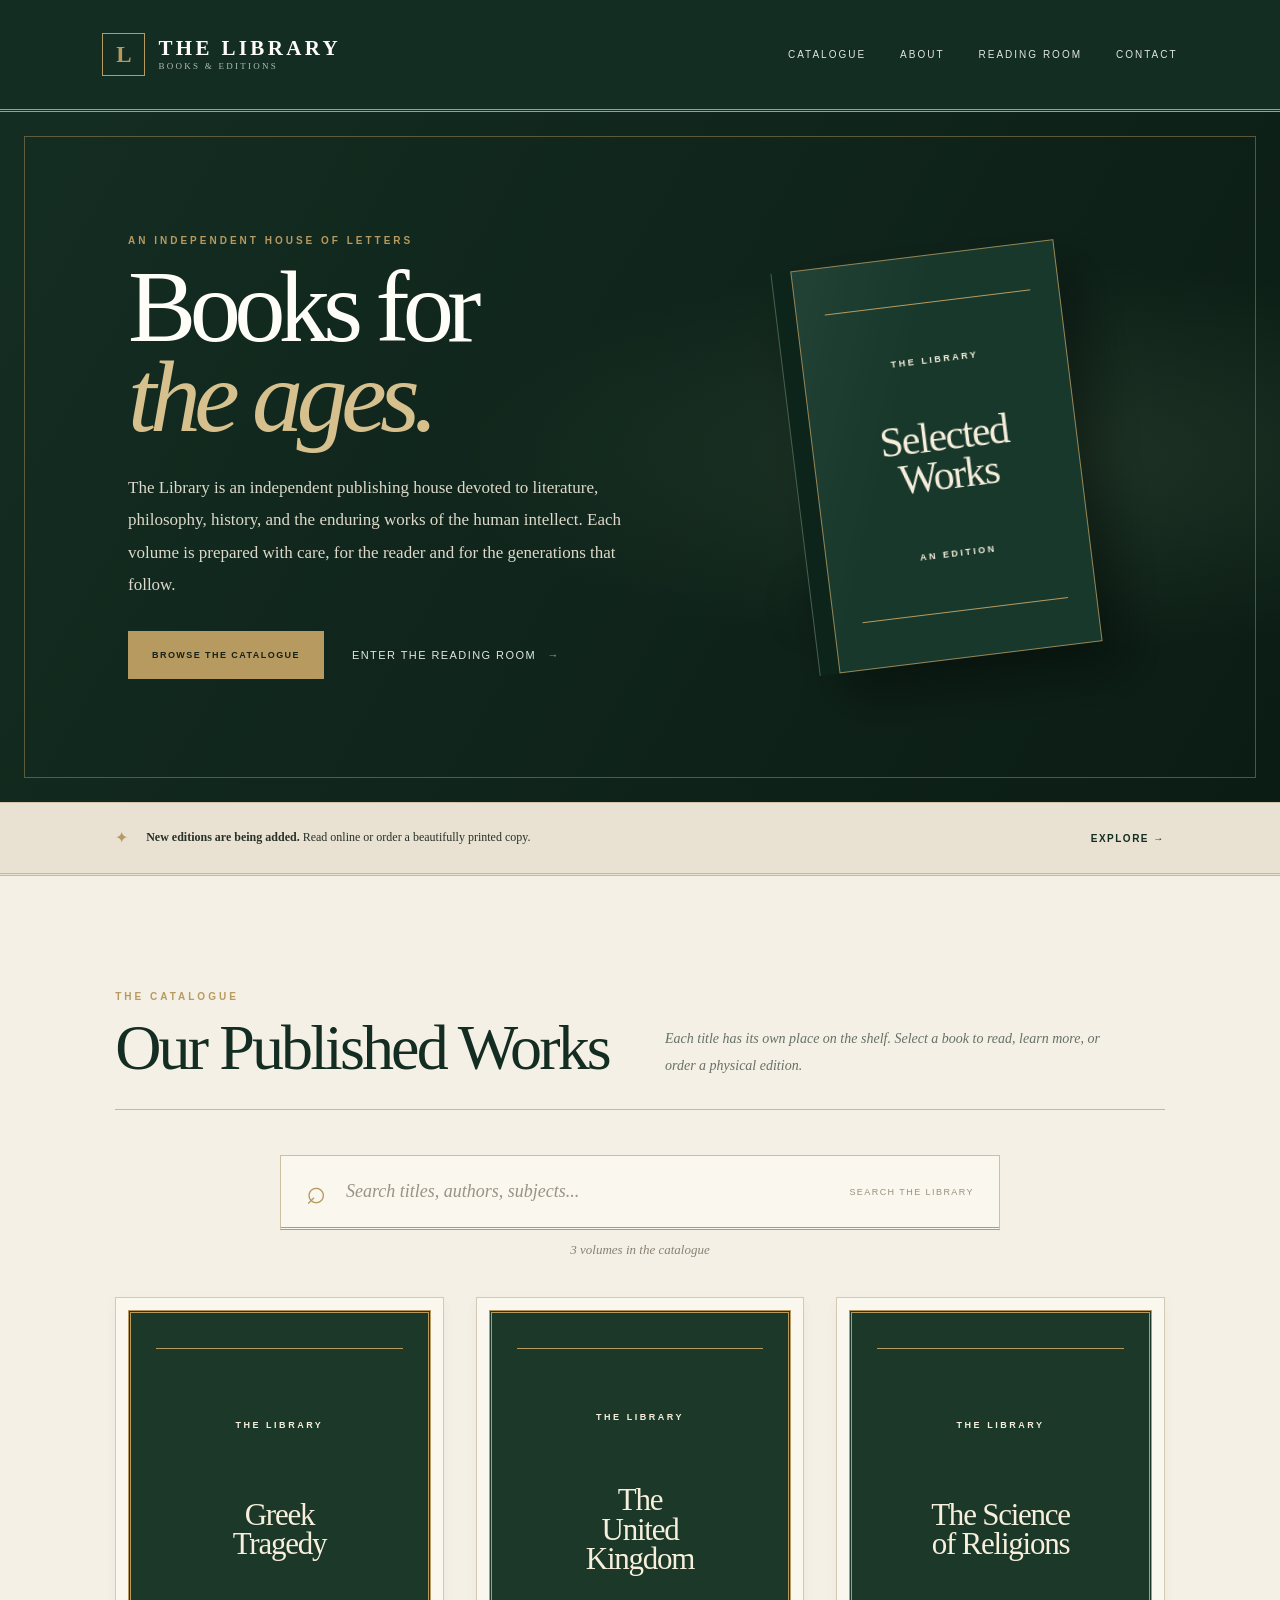
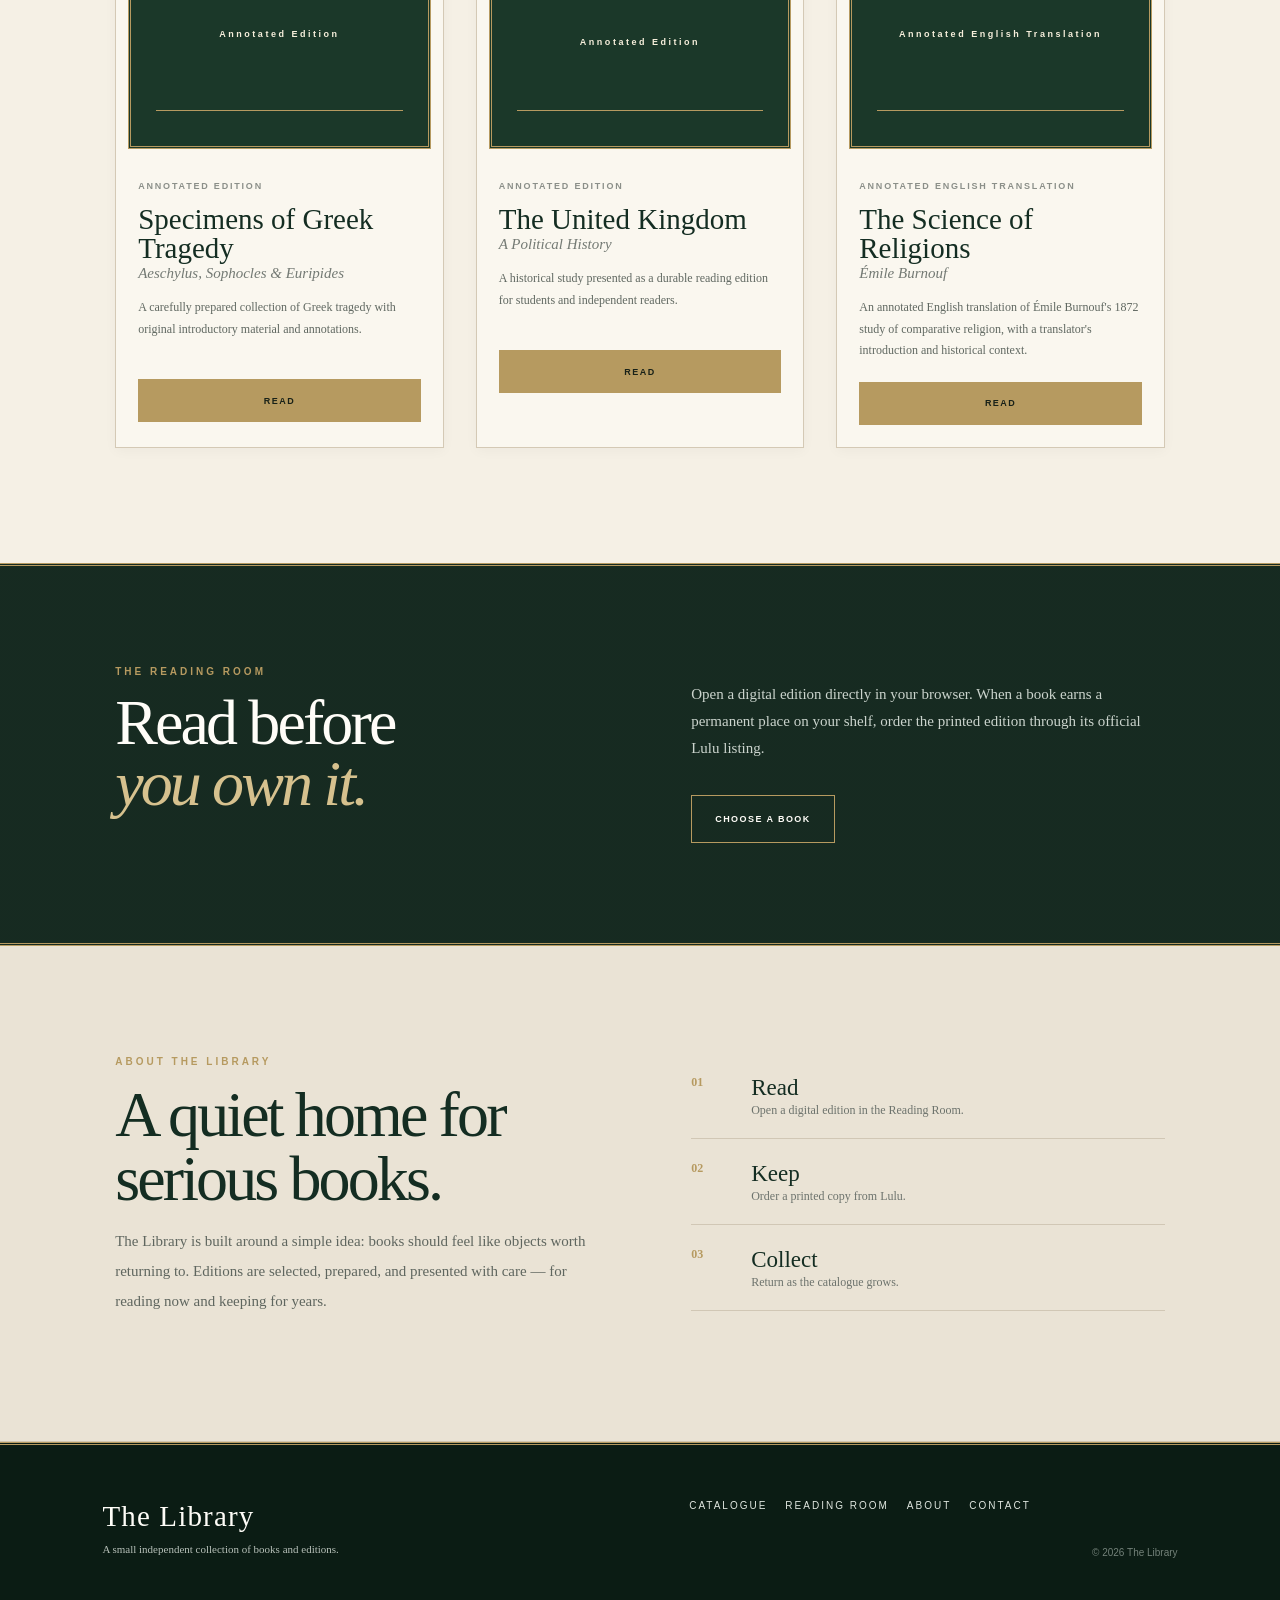
<file: index.html>
<!doctype html>
<html lang="en">
<head>
  <meta charset="utf-8">
  <meta name="viewport" content="width=device-width, initial-scale=1">
  <meta name="description" content="The Library — a quiet collection of books, editions, and reading.">
  <title>The Library | Books & Editions</title>
  <link rel="stylesheet" href="styles.css">

<meta http-equiv="Cache-Control" content="no-cache, no-store, must-revalidate">
<meta http-equiv="Pragma" content="no-cache">
<meta http-equiv="Expires" content="0">
  
</head>
<body>
  <div class="ornament ornament-top" aria-hidden="true">✦</div>

  <header class="site-header">
    <a class="brand" href="#" aria-label="The Library home">
      <span class="brand-mark">L</span>
      <span>
        <strong>The Library</strong>
        <small>Books & Editions</small>
      </span>
    </a>

    <nav class="nav" aria-label="Main navigation">
      <a href="#catalogue">Catalogue</a>
      <a href="#about">About</a>
      <a href="#reading-room">Reading Room</a>
      <a href="#contact">Contact</a>
    </nav>

    <button class="menu-button" id="menuButton" aria-label="Open menu" aria-expanded="false">☰</button>
  </header>

  <main>
    <section class="hero">
      <div class="hero-copy">
        <p class="eyebrow">An Independent House of Letters</p>
        <h1>Books for<br><em>the ages.</em></h1>

        <p class="hero-text">
          The Library is an independent publishing house devoted to
          literature, philosophy, history, and the enduring works
          of the human intellect. Each volume is prepared with care,
          for the reader and for the generations that follow.
        </p>

        <div class="hero-actions">
          <a class="button button-gold" href="#catalogue">Browse the catalogue</a>
          <a class="text-link" href="#reading-room">Enter the Reading Room <span>→</span></a>
        </div>
      </div>

      <div class="hero-book" aria-hidden="true">
        <div class="book-shadow"></div>
        <div class="book">
          <div class="book-spine"></div>
          <div class="book-cover">
            <span class="cover-rule"></span>
            <span class="cover-small">THE LIBRARY</span>
            <span class="cover-title">Selected<br>Works</span>
            <span class="cover-small">AN EDITION</span>
            <span class="cover-rule"></span>
          </div>
        </div>
      </div>
    </section>

    <section class="notice">
      <span class="notice-icon">✦</span>
      <p><strong>New editions are being added.</strong> Read online or order a beautifully printed copy.</p>
      <a href="#catalogue">Explore →</a>
    </section>

    <section id="catalogue" class="section catalogue">

      <div class="section-heading">
        <div>
          <p class="eyebrow">The Catalogue</p>
          <h2>Our Published Works</h2>
        </div>
        <p class="section-intro">
          Each title has its own place on the shelf. Select a book to
          read, learn more, or order a physical edition.
        </p>
      </div>

      <!-- Catalogue Search -->
      <div class="catalogue-search">
        <span class="search-icon">⌕</span>

        <input
          type="search"
          id="bookSearch"
          placeholder="Search titles, authors, subjects..."
          aria-label="Search the catalogue"
          autocomplete="off"
        >

        <span class="search-label">SEARCH THE LIBRARY</span>
      </div>

      <p id="searchResults" class="search-results" aria-live="polite"></p>

      <!-- Books appear here -->
      <div class="book-grid" id="bookGrid"></div>

    </section>

    <section id="reading-room" class="reading-room">
      <div>
        <p class="eyebrow">The Reading Room</p>
        <h2>Read before<br><em>you own it.</em></h2>
      </div>

      <div class="reading-copy">
        <p>
          Open a digital edition directly in your browser. When a book
          earns a permanent place on your shelf, order the printed
          edition through its official Lulu listing.
        </p>
        <a class="button button-outline" href="#catalogue">Choose a book</a>
      </div>
    </section>

    <section id="about" class="about-section">
      <div class="about-card">
        <p class="eyebrow">About The Library</p>
        <h2>A quiet home for serious books.</h2>
        <p>
          The Library is built around a simple idea: books should feel
          like objects worth returning to. Editions are selected,
          prepared, and presented with care — for reading now and
          keeping for years.
        </p>
      </div>

      <div class="about-detail">
        <div>
          <span>01</span>
          <strong>Read</strong>
          <p>Open a digital edition in the Reading Room.</p>
        </div>

        <div>
          <span>02</span>
          <strong>Keep</strong>
          <p>Order a printed copy from Lulu.</p>
        </div>

        <div>
          <span>03</span>
          <strong>Collect</strong>
          <p>Return as the catalogue grows.</p>
        </div>
      </div>
    </section>
  </main>

  <footer id="contact" class="footer">
    <div>
      <span class="footer-brand">The Library</span>
      <p>A small independent collection of books and editions.</p>
    </div>

    <div class="footer-links">
      <a href="#catalogue">Catalogue</a>
      <a href="#reading-room">Reading Room</a>
      <a href="#about">About</a>
      <a href="mailto:hello@example.com">Contact</a>
    </div>

    <div class="copyright">
      © <span id="year"></span> The Library
    </div>
  </footer>

  <script>
  const version = new Date().getTime();
  const script = document.createElement("script");
  script.src = "app.js?v=" + version;
  document.body.appendChild(script);
</script>
</body>
</html>
</file>
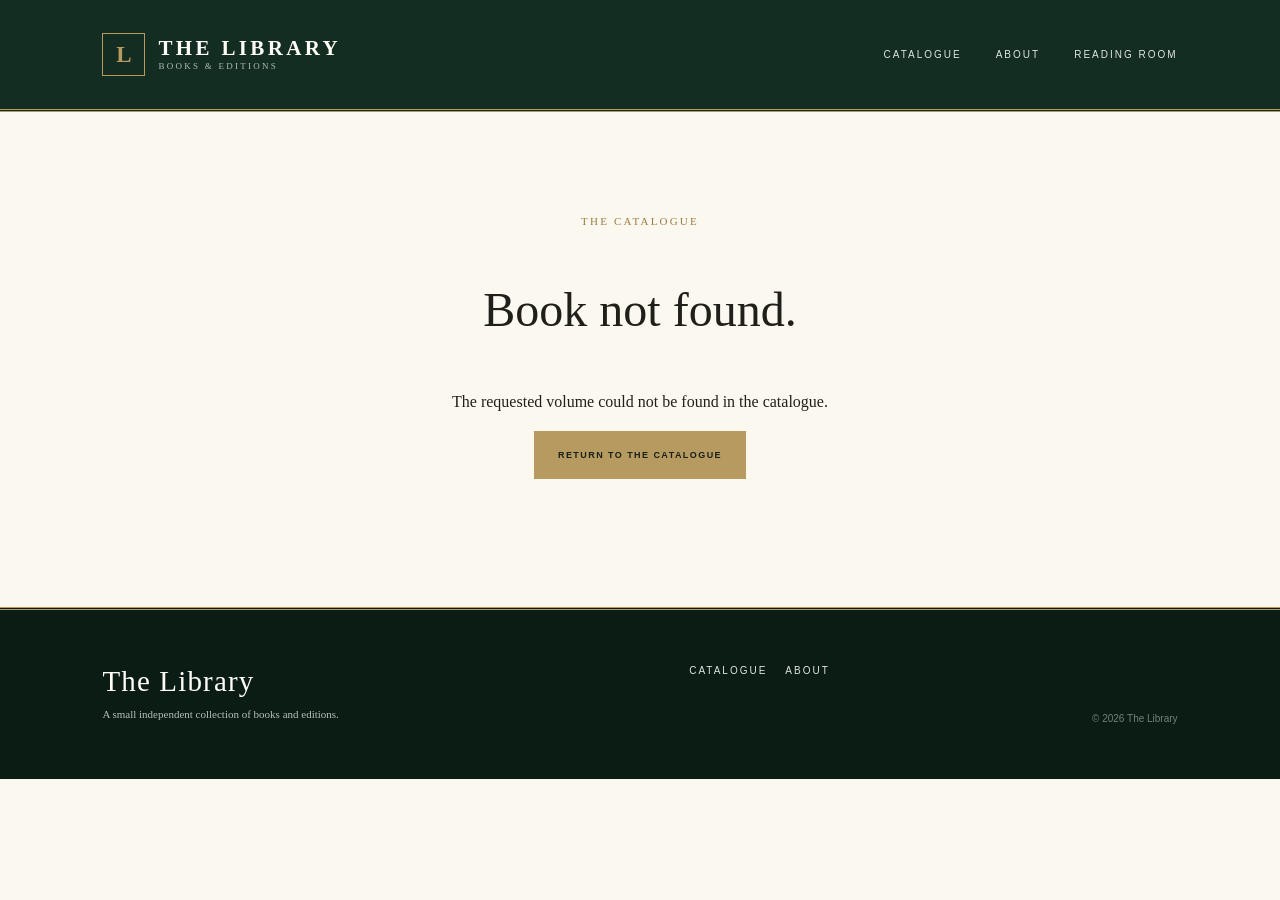
<file: book.html>
<!doctype html>
<html lang="en">
<head>
  <meta charset="utf-8">
  <meta name="viewport" content="width=device-width, initial-scale=1">

  <meta name="theme-color" content="#102b21">
  <meta name="description" content="Explore carefully prepared literary, philosophical and historical editions from The Library.">

  <title>The Library — Books & Editions</title>

  <link rel="stylesheet" href="styles.css">
  
 <meta http-equiv="Cache-Control" content="no-cache, no-store, must-revalidate">
  <meta http-equiv="Pragma" content="no-cache">
  <meta http-equiv="Expires" content="0">
  
  <style>
    /* BOOK PAGE */

    .book-page {
      background: #fbf8f0;
    }

    .book-editorial {
      padding: 35px 7vw 100px;
      background:
        radial-gradient(ellipse at 12% 35%, #eee8d9 0%, transparent 48%),
        #fbf8f0;
    }

    .book-back {
      display: inline-block;
      margin-bottom: 55px;
      color: #536458;
      font-size: 12px;
      letter-spacing: .12em;
      text-transform: uppercase;
      text-decoration: none;
    }

    .book-back:hover {
      color: #b18b48;
    }

    .book-layout {
      max-width: 1120px;
      margin: 0 auto;
      display: grid;
      grid-template-columns: minmax(260px, 390px) 1fr;
      gap: clamp(45px, 8vw, 110px);
      align-items: center;
    }

    .book-artwork {
      padding: 12px;
      background: #fffdf8;
      border: 1px solid #e1d7c4;
      box-shadow: 0 25px 65px rgba(20, 39, 27, .13);
    }

    .book-artwork .card-cover {
      min-height: 510px;
      display: flex;
      flex-direction: column;
      justify-content: space-around;
      align-items: center;
      padding: 45px 28px;
      background: #102b21;
      color: #f9f4e8;
      border: 1px solid #c8a45d;
      text-align: center;
    }

    .book-artwork .cover-small {
      color: #c8a45d;
      font-size: 10px;
      letter-spacing: .22em;
      text-transform: uppercase;
    }

    .book-artwork .cover-title {
      display: block;
      color: #fffaf0;
      font-family: Georgia, serif;
      font-size: clamp(35px, 4vw, 48px);
      line-height: 1.15;
      text-align: center;
    }

    .book-artwork .cover-rule {
      display: block;
      width: 65%;
      height: 1px;
      background: #c8a45d;
    }

    .book-details {
      max-width: 620px;
    }

    .book-kicker {
      margin: 0 0 22px;
      color: #9b7942;
      font-size: 11px;
      letter-spacing: .2em;
      text-transform: uppercase;
    }

    .book-details h1 {
      margin: 0;
      color: #172b20;
      font-family: Georgia, serif;
      font-size: clamp(43px, 5.5vw, 72px);
      font-weight: 400;
      line-height: 1.04;
    }

    .book-author {
      margin: 20px 0 25px;
      color: #77694f;
      font-family: Georgia, serif;
      font-size: 22px;
      font-style: italic;
    }

    .book-description {
      max-width: 530px;
      color: #55594f;
      font-family: Georgia, serif;
      font-size: 17px;
      line-height: 1.9;
    }

    .book-divider {
      width: 70px;
      height: 2px;
      margin: 30px 0;
      background: #c8a45d;
    }

    .edition-heading {
      margin-bottom: 15px;
      color: #8c7959;
      font-size: 10px;
      letter-spacing: .2em;
      text-transform: uppercase;
    }

    .book-read-button {
      display: flex;
      align-items: center;
      justify-content: space-between;
      gap: 20px;
      width: 100%;
      padding: 23px 26px;
      background: #102b21;
      border: 1px solid #c8a45d;
      color: #fffdf6;
      text-decoration: none;
      transition: background .25s, transform .25s;
      box-sizing: border-box;
    }

    .book-read-button:hover {
      background: #244b3a;
      transform: translateY(-3px);
    }

    .book-read-button strong {
      display: block;
      font-family: Georgia, serif;
      font-size: 21px;
      font-weight: 400;
    }

    .book-read-button small {
      display: block;
      margin-top: 7px;
      color: #c9d0c9;
      font-size: 11px;
      letter-spacing: .04em;
    }

    .book-read-arrow {
      color: #c8a45d;
      font-size: 27px;
    }

    .book-print-link {
      display: inline-block;
      margin-top: 24px;
      padding-bottom: 5px;
      color: #244b3a;
      border-bottom: 1px solid #c8a45d;
      font-family: Georgia, serif;
      font-size: 16px;
      font-style: italic;
      text-decoration: none;
    }

    .book-print-link:hover {
      color: #9b7942;
    }

    .book-print-coming {
      margin-top: 22px;
      color: #858276;
      font-family: Georgia, serif;
      font-size: 14px;
      font-style: italic;
    }

    .book-reading-note {
      margin-top: 25px;
      color: #898579;
      font-family: Georgia, serif;
      font-size: 13px;
      font-style: italic;
    }

    .book-about-section {
      padding: 75px 7vw;
      background: #f3eee3;
      border-top: 1px solid #e4dac7;
    }

    .book-about-inner {
      max-width: 850px;
      margin: 0 auto;
    }

    .book-about-inner .section-kicker {
      color: #9b7942;
      font-size: 10px;
      letter-spacing: .2em;
      text-transform: uppercase;
    }

    .book-about-inner h2 {
      color: #172b20;
      font-family: Georgia, serif;
      font-size: 35px;
      font-weight: 400;
    }

    .book-about-inner p {
      max-width: 760px;
      color: #55594f;
      font-family: Georgia, serif;
      font-size: 16px;
      line-height: 1.9;
    }

    .book-not-found {
      min-height: 55vh;
      padding: 100px 8vw;
      text-align: center;
    }

    .book-not-found h1 {
      font-family: Georgia, serif;
      font-size: 48px;
      font-weight: 400;
    }

    @media (max-width: 800px) {
      .book-editorial {
        padding: 25px 6vw 70px;
      }

      .book-back {
        margin-bottom: 35px;
      }

      .book-layout {
        grid-template-columns: 1fr;
        gap: 45px;
      }

      .book-artwork {
        width: min(100%, 300px);
        margin: 0 auto;
      }

      .book-artwork .card-cover {
        min-height: 410px;
      }

      .book-details h1 {
        font-size: 46px;
      }

      .book-about-section {
        padding: 55px 7vw;
      }
    }
  </style>
</head>

<body class="book-page">

  <header class="site-header">
    <a class="brand" href="index.html" aria-label="The Library home">
      <span class="brand-mark">L</span>
      <span>
        <strong>The Library</strong>
        <small>Books & Editions</small>
      </span>
    </a>

    <nav class="nav" aria-label="Main navigation">
      <a href="index.html#catalogue">Catalogue</a>
      <a href="index.html#about">About</a>
      <a href="index.html#reading-room">Reading Room</a>
    </nav>
  </header>

  <main id="bookPage">
    <div class="loading">Opening the book…</div>
  </main>

  <footer class="footer">
    <div>
      <span class="footer-brand">The Library</span>
      <p>A small independent collection of books and editions.</p>
    </div>

    <div class="footer-links">
      <a href="index.html#catalogue">Catalogue</a>
      <a href="index.html#about">About</a>
    </div>

    <div class="copyright">
      © <span id="year"></span> The Library
    </div>
  </footer>

  <script src="app.js?v=4"></script>
  
  <script>
    const params = new URLSearchParams(window.location.search);
    const id = params.get("id");
    const book = books.find(item => item.id === id);
    const container = document.getElementById("bookPage");

    if (!book) {
      document.title = "Book Not Found | The Library";

      container.innerHTML = `
        <section class="book-not-found">
          <p class="book-kicker">The Catalogue</p>
          <h1>Book not found.</h1>
          <p>The requested volume could not be found in the catalogue.</p>
          <a class="button button-gold" href="index.html#catalogue">
            Return to the catalogue
          </a>
        </section>
      `;
    } else {

      const isScience = book.id === "the-science-of-religions";

      const description = isScience
        ? "An annotated English translation of Émile Burnouf's 1872 work La Science des Religions. This edition includes a translator's introduction and historical commentary, presenting a nineteenth-century study of comparative religion in its intellectual and historical context."
        : book.description;

      const pageTitle = `${book.title} by ${book.author} | The Library`;

      const pageDescription = isScience
        ? "Read The Science of Religions by Émile Burnouf (1872), an annotated English translation of La Science des Religions, with a translator's introduction and historical context."
        : `${book.title} by ${book.author}. Explore this carefully prepared edition from The Library.`;

      document.title = pageTitle;

      const metaDescription = document.querySelector('meta[name="description"]');
      metaDescription.setAttribute("content", pageDescription);

      container.innerHTML = `
        <section class="book-editorial">

          <a class="book-back" href="index.html#catalogue">
            ← Return to the catalogue
          </a>

          <div class="book-layout">

            <div class="book-artwork">
              <div class="card-cover">
                <span class="cover-rule"></span>
                <span class="cover-small">THE LIBRARY</span>
                <span class="cover-title">
                  ${escapeHtml(book.coverTitle).replace(/\n/g, "<br>")}
                </span>
                <span class="cover-small">
                  ${escapeHtml(book.type)}
                </span>
                <span class="cover-rule"></span>
              </div>
            </div>

            <div class="book-details">

              <p class="book-kicker">
                ${escapeHtml(book.type)}
              </p>

              <h1>${escapeHtml(book.title)}</h1>

              <p class="book-author">
                ${escapeHtml(book.author)}
              </p>

              <div class="book-divider"></div>

              <p class="book-description">
                ${escapeHtml(description)}
              </p>

              <div class="book-divider"></div>

              <p class="edition-heading">
                The Digital Reading Edition
              </p>

              <a
                class="book-read-button"
                href="${escapeHtml(book.readUrl)}"
                target="_blank"
                rel="noopener"
              >
                <span>
                  <strong>Read the Book Online</strong>
                  <small>Open the complete PDF edition in your browser</small>
                </span>
                <span class="book-read-arrow">→</span>
              </a>

              ${
                book.luluUrl
                  ? `
                    <a
                      class="book-print-link"
                      href="${escapeHtml(book.luluUrl)}"
                      target="_blank"
                      rel="noopener"
                    >
                      Order a printed edition →
                    </a>
                  `
                  : `
                    <p class="book-print-coming">
                      A printed edition will be available soon.
                    </p>
                  `
              }

              <p class="book-reading-note">
                Read digitally now, and return when the printed edition becomes available.
              </p>

            </div>
          </div>
        </section>

        ${
          isScience
            ? `
              <section class="book-about-section">
                <div class="book-about-inner">
                  <p class="section-kicker">About this edition</p>
                  <h2>A nineteenth-century study of religion</h2>
                  <p>
                    First published in French in 1872 as
                    <em>La Science des Religions</em>, Émile Burnouf's
                    work belongs to the nineteenth-century development
                    of comparative religious scholarship.
                  </p>
                  <p>
                    Burnouf examines religious traditions through
                    historical, linguistic and comparative approaches,
                    drawing upon texts and ideas associated with the
                    Vedic tradition, Zoroastrianism and Christianity.
                  </p>
                  <p>
                    This English edition includes a translator's
                    introduction and annotations that situate the
                    original work in its historical and intellectual
                    setting. Its nineteenth-century interpretations
                    should be read critically, as historical scholarship
                    rather than as a statement of contemporary academic
                    consensus.
                  </p>
                  <p>
                    Originally published in Paris by Maisonneuve et Cie,
                    1872.
                  </p>
                </div>
              </section>
            `
            : ""
        }
      `;
    }

    document.getElementById("year").textContent =
      new Date().getFullYear();
  </script>
<script>
  const version = new Date().getTime();
  const script = document.createElement("script");
  script.src = "app.js?v=" + version;
  document.body.appendChild(script);
</script>
</body>
</html>
</file>
<file: styles.css>
/* =========================================
   THE LIBRARY — COMPLETE STYLESHEET
   ========================================= */

:root {
  --forest: #142d22;
  --forest-2: #1b3b2c;
  --forest-3: #294b38;
  --ink: #211f19;
  --cream: #eae2d2;
  --paper: #f5f0e5;
  --muted: #a9b4aa;
  --gold: #b69a60;
  --gold-soft: #d6c18e;
  --line: rgba(182,154,96,.32);
  --white: #fffdf8;
  --serif: Georgia, "Times New Roman", serif;
  --sans: Arial, Helvetica, sans-serif;
}

* {
  box-sizing: border-box;
}

html {
  scroll-behavior: smooth;
}

body {
  margin: 0;
  background: var(--paper);
  color: var(--ink);
  font-family: var(--serif);
  line-height: 1.65;
}

a {
  color: inherit;
  text-decoration: none;
}

button {
  font: inherit;
}


/* =========================================
   ORNAMENT
   ========================================= */

.ornament {
  position: absolute;
  left: 50%;
  transform: translateX(-50%);
  color: var(--gold);
  opacity: .65;
  letter-spacing: .8em;
  z-index: 2;
}

.ornament-top {
  top: 18px;
}


/* =========================================
   HEADER
   ========================================= */

.site-header {
  position: relative;
  z-index: 10;
  display: flex;
  align-items: center;
  justify-content: space-between;
  gap: 30px;
  min-height: 112px;
  padding: 25px 8vw;
  background: var(--forest);
  color: var(--white);
  border-bottom: 3px double var(--gold);
}

.brand {
  display: flex;
  align-items: center;
  gap: 13px;
}

.brand-mark {
  display: grid;
  place-items: center;
  width: 43px;
  height: 43px;
  border: 1px solid var(--gold);
  color: var(--gold);
  font: 700 23px var(--serif);
}

.brand strong {
  display: block;
  font: 600 21px var(--serif);
  letter-spacing: .16em;
  text-transform: uppercase;
}

.brand small {
  display: block;
  margin-top: -2px;
  color: #aebdb2;
  font-size: 9px;
  letter-spacing: .25em;
  text-transform: uppercase;
}

.nav {
  display: flex;
  gap: 34px;
}

.nav a,
.footer-links a {
  color: #dfe6df;
  font: 10px var(--sans);
  letter-spacing: .2em;
  text-transform: uppercase;
  transition: color .2s ease;
}

.nav a:hover,
.footer-links a:hover {
  color: var(--gold-soft);
}

.menu-button {
  display: none;
  border: 0;
  background: transparent;
  color: var(--white);
  font-size: 24px;
  cursor: pointer;
}


/* =========================================
   HERO
   ========================================= */

.hero {
  min-height: 690px;
  display: grid;
  grid-template-columns: minmax(0, 1.1fr) minmax(320px, .9fr);
  align-items: center;
  gap: 5vw;
  padding: 100px 10vw;
  color: var(--white);
  background:
    radial-gradient(ellipse at 80% 50%, rgba(65,91,64,.35), transparent 40%),
    linear-gradient(120deg, #142d22, #0b1c14);
  position: relative;
  overflow: hidden;
}

.hero::before {
  content: "";
  position: absolute;
  inset: 24px;
  border: 1px solid rgba(182,154,96,.45);
  pointer-events: none;
}

.hero-copy {
  position: relative;
  z-index: 2;
  max-width: 680px;
}

.eyebrow {
  margin: 0 0 16px;
  color: var(--gold);
  font: 700 10px var(--sans);
  letter-spacing: .3em;
  text-transform: uppercase;
}

.hero h1 {
  margin: 0;
  font: 500 clamp(64px,8vw,116px)/.88 var(--serif);
  letter-spacing: -.065em;
}

.hero h1 em,
h2 em {
  font-style: italic;
  color: var(--gold-soft);
}

.hero-text {
  max-width: 500px;
  margin: 30px 0;
  color: #ded9ca;
  font: 17px/1.9 var(--serif);
}

.hero-actions {
  display: flex;
  flex-wrap: wrap;
  align-items: center;
  gap: 28px;
}


/* =========================================
   BUTTONS
   ========================================= */

.button {
  display: inline-flex;
  align-items: center;
  justify-content: center;
  min-height: 48px;
  padding: 0 23px;
  border: 1px solid var(--gold);
  font: 700 9px var(--sans);
  letter-spacing: .16em;
  text-transform: uppercase;
  transition: transform .2s, background .2s, color .2s;
}

.button:hover {
  transform: translateY(-2px);
}

.button-gold {
  background: var(--gold);
  color: #182118;
  border-color: var(--gold);
}

.button-gold:hover {
  background: var(--gold-soft);
}

.button-outline {
  color: var(--forest);
  border-color: var(--forest);
  background: transparent;
}

.button-outline:hover {
  background: var(--forest);
  color: var(--white);
}

.text-link {
  color: #e1e6e1;
  font: 11px var(--sans);
  letter-spacing: .13em;
  text-transform: uppercase;
}

.text-link span {
  color: var(--gold);
  padding-left: 7px;
}


/* =========================================
   HERO BOOK
   ========================================= */

.hero-book {
  position: relative;
  min-height: 430px;
  display: grid;
  place-items: center;
}

.book-shadow {
  position: absolute;
  width: 270px;
  height: 32px;
  bottom: 50px;
  border-radius: 50%;
  background: rgba(0,0,0,.45);
  filter: blur(20px);
}

.book {
  width: 285px;
  height: 405px;
  position: relative;
  transform: rotate(-7deg);
  filter: drop-shadow(22px 28px 24px rgba(0,0,0,.35));
}

.book-cover {
  position: absolute;
  inset: 0 0 0 20px;
  display: flex;
  flex-direction: column;
  align-items: center;
  justify-content: space-between;
  padding: 46px 28px;
  text-align: center;
  color: #f7efdc;
  background:
    linear-gradient(110deg, rgba(255,255,255,.05), transparent 35%),
    #17382b;
  border: 1px solid rgba(182,154,96,.8);
}

.book-spine {
  position: absolute;
  left: 0;
  top: 0;
  bottom: 0;
  width: 22px;
  background: #0c241a;
  border-left: 1px solid #45604e;
  border-right: 1px solid rgba(182,154,96,.45);
}

.cover-rule {
  width: 100%;
  border-top: 1px solid var(--gold);
}

.cover-small {
  font: 600 9px var(--sans);
  letter-spacing: .28em;
}

.cover-title {
  font: 500 42px/.95 var(--serif);
  letter-spacing: -.04em;
}


/* =========================================
   NOTICE
   ========================================= */

.notice {
  display: flex;
  align-items: center;
  gap: 18px;
  padding: 22px 9vw;
  background: #e9e1d1;
  border-top: 1px solid #d3c5aa;
  border-bottom: 3px double #c9b995;
  color: #273129;
}

.notice-icon {
  color: var(--gold);
}

.notice p {
  margin: 0;
  flex: 1;
  font-size: 12px;
}

.notice a {
  font: 700 10px var(--sans);
  letter-spacing: .15em;
  text-transform: uppercase;
  color: var(--forest);
}


/* =========================================
   CATALOGUE
   ========================================= */

.section {
  padding: 115px 9vw;
}

.section-heading {
  display: grid;
  grid-template-columns: 1fr 1fr;
  gap: 50px;
  align-items: end;
  margin-bottom: 40px;
  padding-bottom: 30px;
  border-bottom: 1px solid #c9b995;
}

h2 {
  margin: 0;
  font: 500 clamp(45px,5vw,68px)/.95 var(--serif);
  letter-spacing: -.045em;
  color: var(--forest);
}

.section-intro {
  max-width: 450px;
  margin: 0;
  color: #667069;
  font: italic 14px/1.9 var(--serif);
}


/* =========================================
   CATALOGUE SEARCH ENGINE
   ========================================= */

.catalogue-search {
  position: relative;
  display: flex;
  align-items: center;
  max-width: 720px;
  min-height: 75px;
  margin: 45px auto 12px;
  padding: 0 25px;
  background: #faf7ef;
  border: 1px solid #cdbf9f;
  border-bottom: 3px double var(--gold);
  transition: border-color .2s, box-shadow .2s;
}

.catalogue-search:focus-within {
  border-color: var(--gold);
  box-shadow: 0 5px 22px rgba(35,30,18,.08);
}

.search-icon {
  color: var(--gold);
  font-size: 34px;
  margin-right: 18px;
}

.catalogue-search input {
  width: 100%;
  min-width: 0;
  height: 70px;
  border: 0;
  outline: 0;
  background: transparent;
  color: var(--forest);
  font: italic 18px var(--serif);
}

.catalogue-search input::placeholder {
  color: #999386;
  opacity: 1;
}

.catalogue-search input::-webkit-search-cancel-button {
  cursor: pointer;
}

.search-label {
  white-space: nowrap;
  color: #9b927f;
  font: 9px var(--sans);
  letter-spacing: .16em;
}

.search-results {
  min-height: 20px;
  margin: 12px auto 35px;
  text-align: center;
  color: #888174;
  font: italic 13px var(--serif);
}


/* =========================================
   BOOK GRID
   ========================================= */

.book-grid {
  display: grid;
  grid-template-columns: repeat(3,1fr);
  gap: 32px;
}

.book-card {
  min-width: 0;
  padding: 12px;
  background: #faf7ef;
  border: 1px solid #d4c9b5;
  box-shadow: 0 3px 12px rgba(35,30,18,.035);
  transition: transform .25s, box-shadow .25s;
}

.book-card:hover {
  transform: translateY(-4px);
  box-shadow: 0 15px 35px rgba(35,30,18,.12);
}

.card-cover {
  aspect-ratio: .69;
  display: flex;
  flex-direction: column;
  align-items: center;
  justify-content: space-between;
  padding: 35px 25px;
  text-align: center;
  color: #f7efdc;
  background: #1b3829;
  border: 3px double var(--gold);
}

.card-cover .cover-title {
  font-size: 31px;
}

.card-body {
  padding: 22px 10px 10px;
}

.card-type {
  color: #8b8f89;
  font: 700 9px var(--sans);
  letter-spacing: .2em;
  text-transform: uppercase;
}

.card-title {
  margin: 8px 0 2px;
  color: var(--forest);
  font: 500 29px/1 var(--serif);
}

.card-author {
  color: #747a74;
  font: italic 15px var(--serif);
}

.card-description {
  min-height: 62px;
  margin: 15px 0 20px;
  color: #606861;
  font: 12px/1.8 var(--serif);
}

.card-actions {
  display: flex;
  gap: 8px;
}

.card-actions .button {
  flex: 1;
  min-height: 43px;
  padding: 0 9px;
  font-size: 9px;
}


/* =========================================
   EMPTY SEARCH RESULTS
   ========================================= */

.no-results {
  grid-column: 1 / -1;
  padding: 75px 25px;
  text-align: center;
  background: #faf7ef;
  border: 1px solid #d4c9b5;
}

.no-results-icon {
  color: var(--gold);
  font-size: 30px;
}

.no-results h3 {
  color: var(--forest);
  font: 500 32px var(--serif);
}

.no-results p {
  color: #77776e;
  font: italic 14px/1.8 var(--serif);
}


/* =========================================
   READING ROOM
   ========================================= */

.reading-room {
  display: grid;
  grid-template-columns: 1fr 1fr;
  gap: 8vw;
  padding: 100px 9vw;
  color: var(--white);
  border-top: 3px double var(--gold);
  border-bottom: 3px double var(--gold);
  background:
    linear-gradient(rgba(13,35,25,.96),rgba(13,35,25,.96)),
    repeating-linear-gradient(
      90deg,
      transparent 0 60px,
      rgba(200,164,93,.06) 61px 62px
    );
}

.reading-room h2 {
  color: var(--white);
  font-size: clamp(48px,5vw,72px);
}

.reading-copy {
  align-self: center;
  max-width: 510px;
  color: #cbd4cd;
  font: 15px/1.8 var(--serif);
}

.reading-copy .button {
  margin-top: 18px;
  color: var(--white);
  border-color: var(--gold);
}


/* =========================================
   ABOUT
   ========================================= */

.about-section {
  display: grid;
  grid-template-columns: 1fr 1fr;
  gap: 8vw;
  padding: 110px 9vw;
  background: #eae3d5;
  border-bottom: 1px solid #d2c5ae;
}

.about-card {
  max-width: 590px;
}

.about-card h2 {
  line-height: 1;
}

.about-card p:not(.eyebrow) {
  color: #5f665f;
  font: 15px/2 var(--serif);
}

.about-detail {
  display: grid;
  gap: 22px;
  align-content: center;
}

.about-detail > div {
  display: grid;
  grid-template-columns: 45px 1fr;
  column-gap: 15px;
  padding-bottom: 20px;
  border-bottom: 1px solid #d1c7b5;
}

.about-detail span {
  color: var(--gold);
  font: 600 12px var(--serif);
}

.about-detail strong {
  color: var(--forest);
  font: 500 23px var(--serif);
}

.about-detail p {
  grid-column: 2;
  margin: 2px 0 0;
  color: #6d736d;
  font: 12px var(--serif);
}


/* =========================================
   FOOTER
   ========================================= */

.footer {
  display: grid;
  grid-template-columns: 1.5fr 1fr auto;
  gap: 35px;
  padding: 55px 8vw;
  color: #b7c0b9;
  background: #0b1c14;
  border-top: 3px double var(--gold);
}

.footer-brand {
  color: var(--white);
  font: 500 29px var(--serif);
  letter-spacing: .04em;
}

.footer p {
  margin: 6px 0 0;
  font-size: 11px;
}

.footer-links {
  display: flex;
  flex-wrap: wrap;
  gap: 18px;
  align-content: start;
}

.copyright {
  align-self: end;
  color: #738179;
  font: 10px var(--sans);
  white-space: nowrap;
}


/* =========================================
   MOBILE NAVIGATION
   ========================================= */

@media (max-width: 900px) {

  .nav {
    display: none;
  }

  .menu-button {
    display: block;
  }

  .nav.mobile-open {
    display: flex;
    position: absolute;
    left: 0;
    right: 0;
    top: 100%;
    padding: 20px 6vw;
    background: var(--forest);
    flex-direction: column;
  }

  .hero {
    grid-template-columns: 1fr;
    padding-top: 70px;
  }

  .hero-book {
    min-height: 350px;
  }

  .section-heading,
  .reading-room,
  .about-section {
    grid-template-columns: 1fr;
  }

  .book-grid {
    grid-template-columns: repeat(2,1fr);
  }

  .footer {
    grid-template-columns: 1fr;
  }

  .copyright {
    align-self: auto;
  }
}


/* =========================================
   MOBILE REFINEMENT
   ========================================= */

@media (max-width: 620px) {

  .site-header {
    min-height: 90px;
    padding: 20px 5vw;
  }

  .hero {
    min-height: auto;
    padding: 75px 7vw;
  }

  .hero::before {
    inset: 18px;
  }

  .hero h1 {
    font-size: 62px;
  }

  .hero-book {
    transform: scale(.82);
    margin: -20px 0;
  }

  .notice {
    align-items: flex-start;
    flex-wrap: wrap;
    padding: 16px 6vw;
  }

  .notice p {
    flex-basis: calc(100% - 40px);
  }

  .notice a {
    margin-left: 38px;
  }

  .section,
  .reading-room,
  .about-section {
    padding: 75px 7vw;
  }

  .book-grid {
    grid-template-columns: 1fr;
  }

  .section-heading {
    margin-bottom: 30px;
  }

  .catalogue-search {
    margin-top: 30px;
    padding: 0 15px;
  }

  .catalogue-search input {
    font-size: 15px;
  }

  .search-label {
    display: none;
  }

  .no-results {
    padding: 50px 18px;
  }

}
</file>
